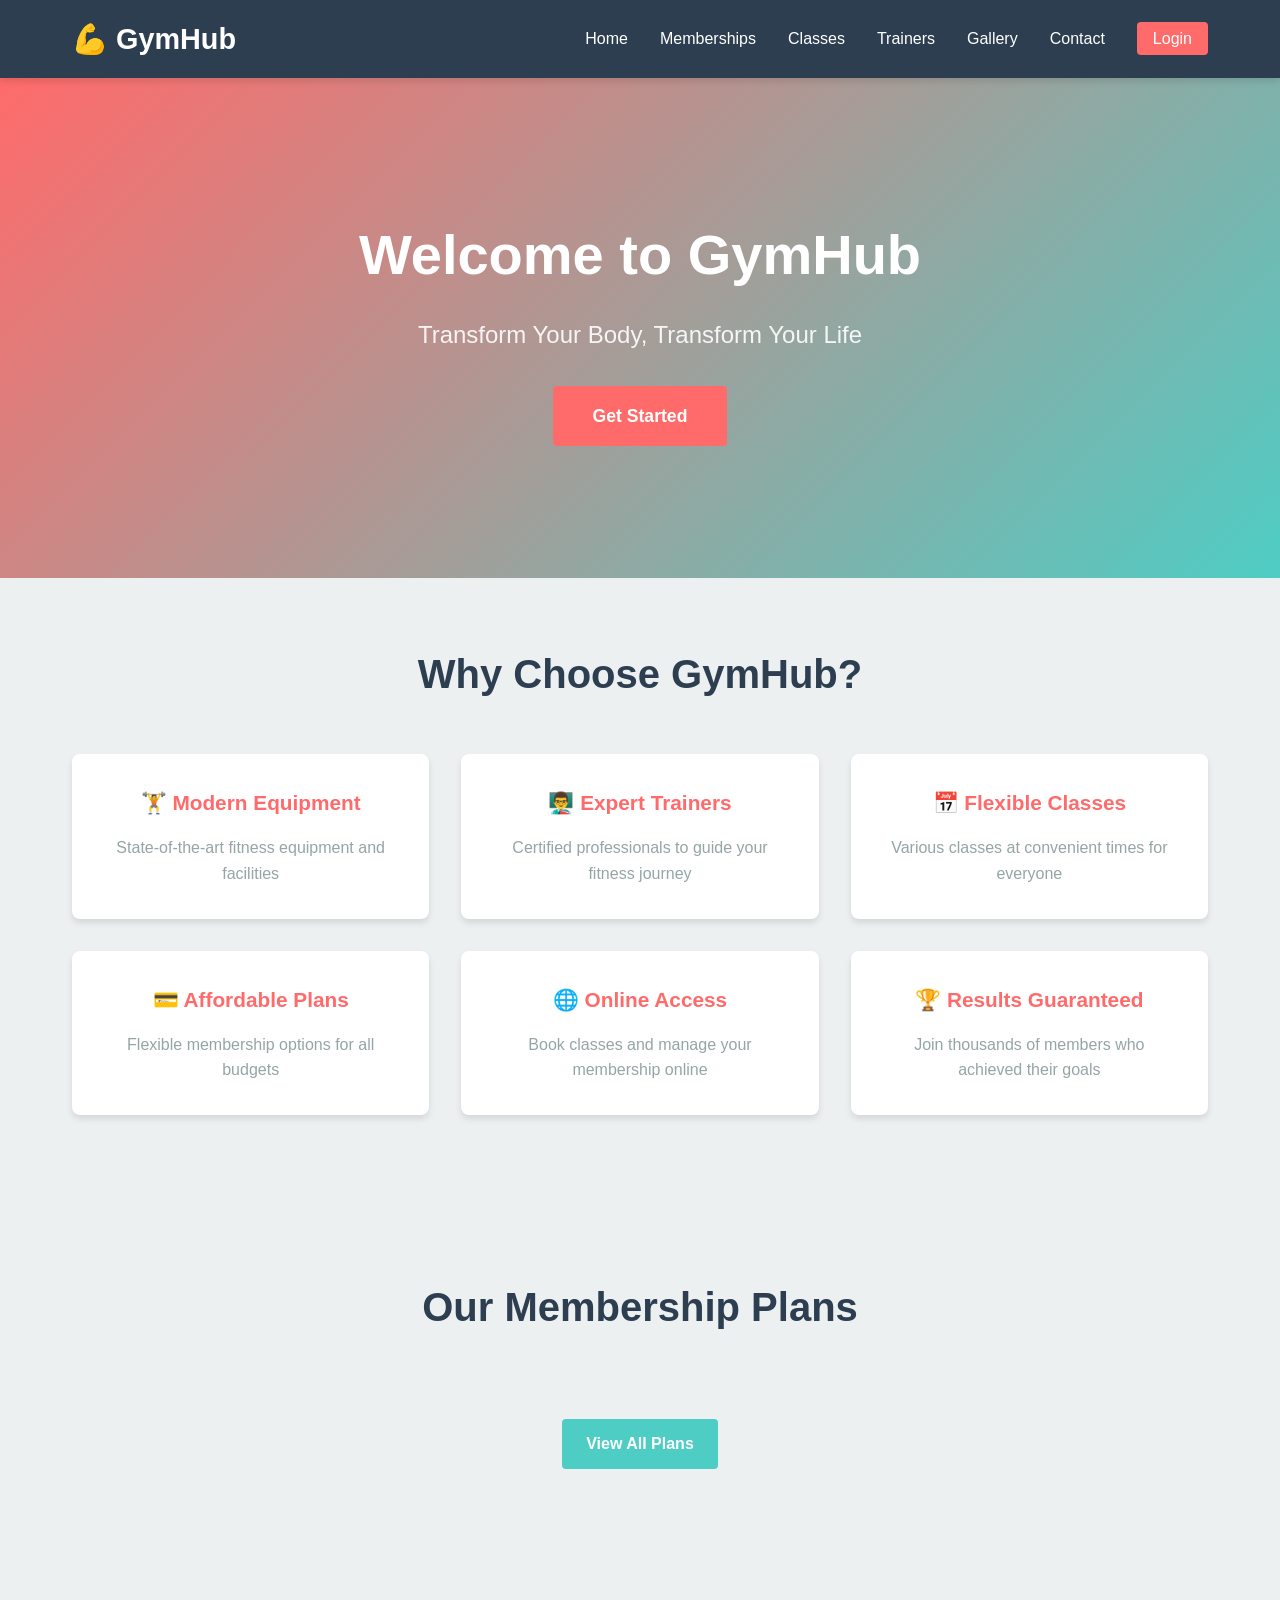
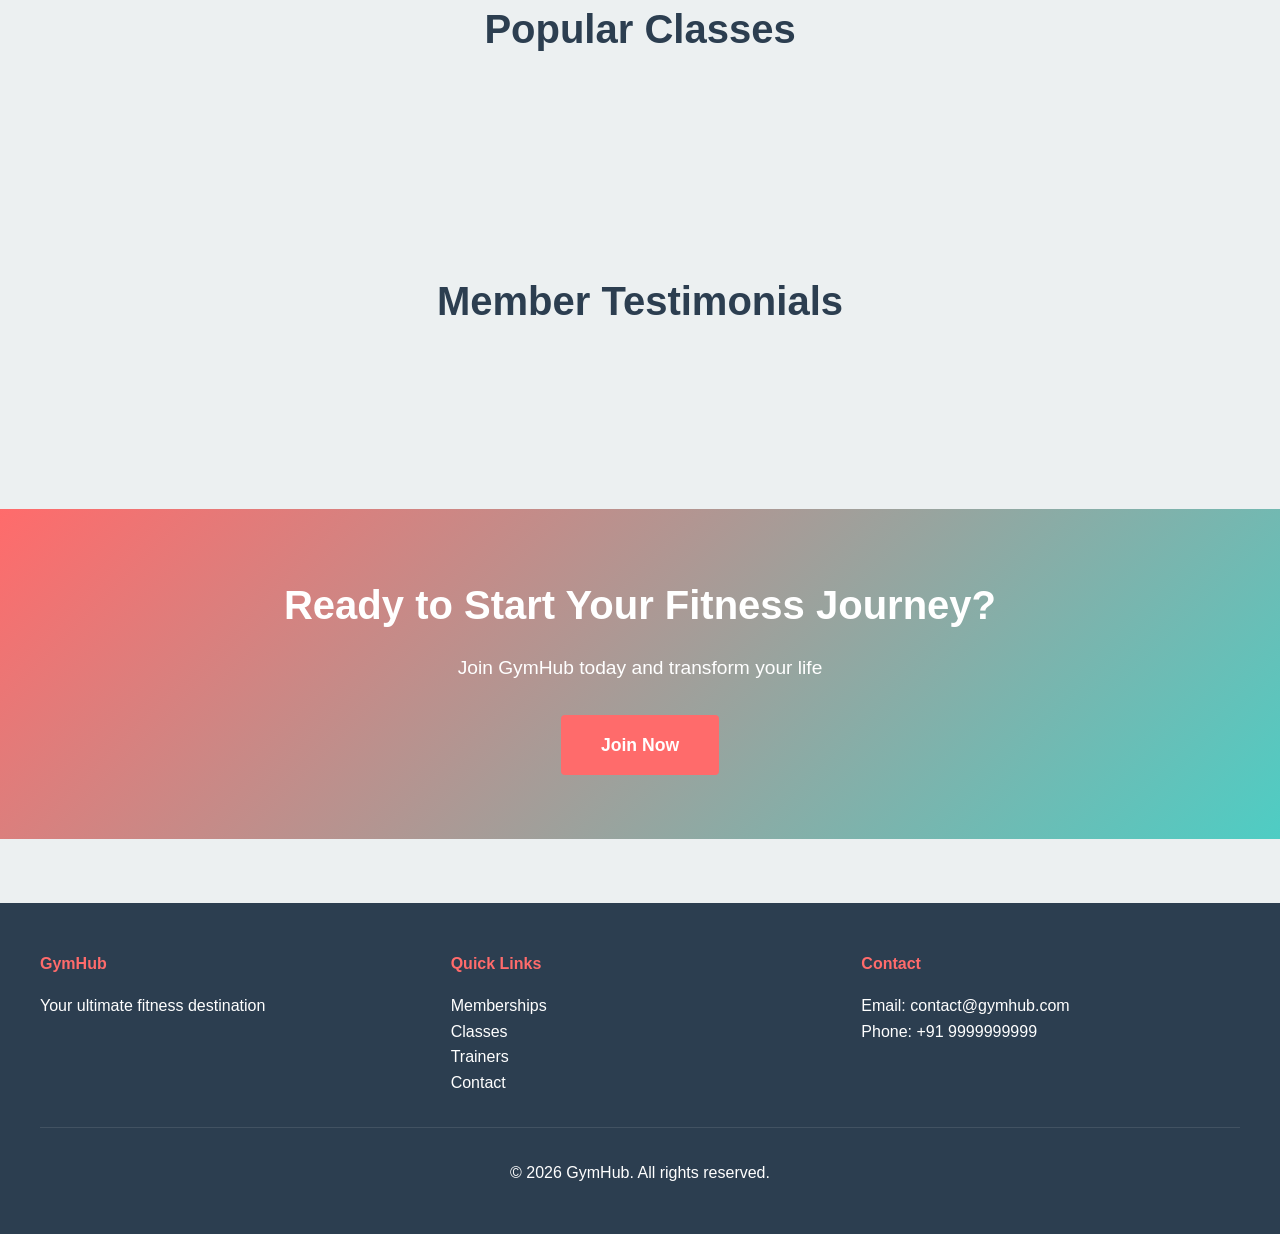
<file: frontend/index.html>
<!DOCTYPE html>
<html lang="en">
<head>
    <meta charset="UTF-8">
    <meta name="viewport" content="width=device-width, initial-scale=1.0">
    <title>GymHub - Your Fitness Destination</title>
    <link rel="stylesheet" href="css/style.css">
    <link rel="stylesheet" href="css/responsive.css">
    <link rel="stylesheet" href="css/animations.css">
</head>
<body>
    <!-- Navigation -->
    <nav class="navbar">
        <div class="nav-container">
            <div class="nav-logo">
                <h1>💪 GymHub</h1>
            </div>
            <ul class="nav-menu">
                <li><a href="index.html" class="nav-link">Home</a></li>
                <li><a href="pages/memberships.html" class="nav-link">Memberships</a></li>
                <li><a href="pages/classes.html" class="nav-link">Classes</a></li>
                <li><a href="pages/trainers.html" class="nav-link">Trainers</a></li>
                <li><a href="pages/gallery.html" class="nav-link">Gallery</a></li>
                <li><a href="pages/contact.html" class="nav-link">Contact</a></li>
                <li><a href="pages/login.html" class="nav-link btn-login">Login</a></li>
            </ul>
            <div class="hamburger" id="hamburger">
                <span></span>
                <span></span>
                <span></span>
            </div>
        </div>
    </nav>

    <!-- Hero Section -->
    <section class="hero">
        <div class="hero-content animate-fade-in">
            <h1>Welcome to GymHub</h1>
            <p>Transform Your Body, Transform Your Life</p>
            <a href="pages/memberships.html" class="btn btn-primary btn-large">Get Started</a>
        </div>
    </section>

    <!-- Features Section -->
    <section class="features container">
        <h2 class="section-title">Why Choose GymHub?</h2>
        <div class="features-grid">
            <div class="feature-card animate-slide-up">
                <h3>🏋️ Modern Equipment</h3>
                <p>State-of-the-art fitness equipment and facilities</p>
            </div>
            <div class="feature-card animate-slide-up">
                <h3>👨‍🏫 Expert Trainers</h3>
                <p>Certified professionals to guide your fitness journey</p>
            </div>
            <div class="feature-card animate-slide-up">
                <h3>📅 Flexible Classes</h3>
                <p>Various classes at convenient times for everyone</p>
            </div>
            <div class="feature-card animate-slide-up">
                <h3>💳 Affordable Plans</h3>
                <p>Flexible membership options for all budgets</p>
            </div>
            <div class="feature-card animate-slide-up">
                <h3>🌐 Online Access</h3>
                <p>Book classes and manage your membership online</p>
            </div>
            <div class="feature-card animate-slide-up">
                <h3>🏆 Results Guaranteed</h3>
                <p>Join thousands of members who achieved their goals</p>
            </div>
        </div>
    </section>

    <!-- Membership Section -->
    <section class="memberships-preview container">
        <h2 class="section-title">Our Membership Plans</h2>
        <div class="membership-cards" id="membershipCards">
            <!-- Loaded from API -->
        </div>
        <div style="text-align: center; margin-top: 2rem;">
            <a href="pages/memberships.html" class="btn btn-secondary">View All Plans</a>
        </div>
    </section>

    <!-- Classes Preview -->
    <section class="classes-preview container">
        <h2 class="section-title">Popular Classes</h2>
        <div class="classes-grid" id="classesGrid">
            <!-- Loaded from API -->
        </div>
    </section>

    <!-- Testimonials Section -->
    <section class="testimonials container">
        <h2 class="section-title">Member Testimonials</h2>
        <div class="testimonials-slider" id="testimonialsSlider">
            <!-- Loaded from API -->
        </div>
    </section>

    <!-- CTA Section -->
    <section class="cta">
        <h2>Ready to Start Your Fitness Journey?</h2>
        <p>Join GymHub today and transform your life</p>
        <a href="pages/memberships.html" class="btn btn-primary btn-large">Join Now</a>
    </section>

    <!-- Footer -->
    <footer class="footer">
        <div class="footer-content">
            <div class="footer-section">
                <h4>GymHub</h4>
                <p>Your ultimate fitness destination</p>
            </div>
            <div class="footer-section">
                <h4>Quick Links</h4>
                <ul>
                    <li><a href="pages/memberships.html">Memberships</a></li>
                    <li><a href="pages/classes.html">Classes</a></li>
                    <li><a href="pages/trainers.html">Trainers</a></li>
                    <li><a href="pages/contact.html">Contact</a></li>
                </ul>
            </div>
            <div class="footer-section">
                <h4>Contact</h4>
                <p>Email: contact@gymhub.com</p>
                <p>Phone: +91 9999999999</p>
            </div>
        </div>
        <div class="footer-bottom">
            <p>&copy; 2026 GymHub. All rights reserved.</p>
        </div>
    </footer>

    <script src="js/main.js"></script>
    <script>
        // Load memberships
        async function loadMemberships() {
            try {
                const response = await apiCall('/memberships', 'GET');
                if (response && response.memberships) {
                    const container = document.getElementById('membershipCards');
                    container.innerHTML = response.memberships.slice(0, 3).map(m => `
                        <div class="card animate-slide-up">
                            <h3>${m.name}</h3>
                            <p class="price">₹${m.price}/month</p>
                            <ul class="features-list">
                                ${m.features.slice(0, 3).map(f => `<li>✓ ${f}</li>`).join('')}
                            </ul>
                            <a href="pages/memberships.html" class="btn btn-secondary btn-small">View Details</a>
                        </div>
                    `).join('');
                }
            } catch (error) {
                console.error('Error loading memberships:', error);
            }
        }

        // Load classes
        async function loadClasses() {
            try {
                const response = await apiCall('/classes', 'GET');
                if (response && response.classes) {
                    const container = document.getElementById('classesGrid');
                    container.innerHTML = response.classes.slice(0, 3).map(c => `
                        <div class="card animate-slide-up">
                            <h3>${c.name}</h3>
                            <p><strong>Level:</strong> ${c.level}</p>
                            <p><strong>Duration:</strong> ${c.duration} min</p>
                            <p>${c.description}</p>
                            <a href="pages/classes.html" class="btn btn-secondary btn-small">Book Class</a>
                        </div>
                    `).join('');
                }
            } catch (error) {
                console.error('Error loading classes:', error);
            }
        }

        // Load testimonials
        async function loadTestimonials() {
            try {
                const response = await apiCall('/testimonials', 'GET');
                if (response && response.testimonials) {
                    const container = document.getElementById('testimonialsSlider');
                    container.innerHTML = response.testimonials.slice(0, 3).map(t => `
                        <div class="testimonial-card animate-slide-up">
                            <p class="rating">${'⭐'.repeat(t.rating)}</p>
                            <p>"${t.message}"</p>
                            <p class="author">- ${t.name}</p>
                        </div>
                    `).join('');
                }
            } catch (error) {
                console.error('Error loading testimonials:', error);
            }
        }

        // Load all on page load
        window.addEventListener('load', () => {
            loadMemberships();
            loadClasses();
            loadTestimonials();
        });
    </script>
</body>
</html>
</file>
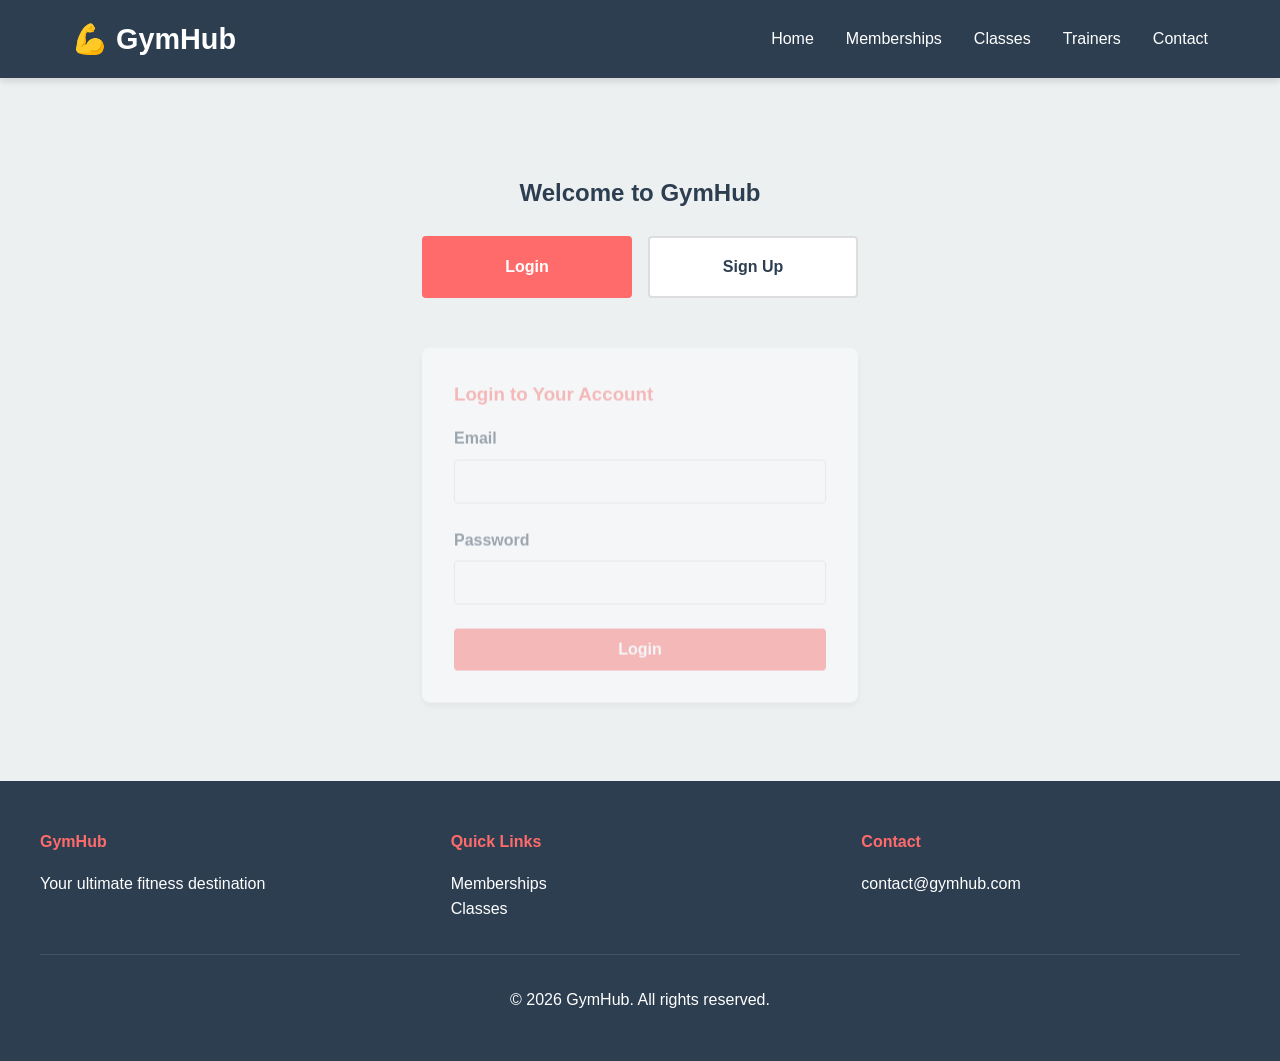
<file: frontend/pages/admin.html>
<!DOCTYPE html>
<html lang="en">
<head>
    <meta charset="UTF-8">
    <meta name="viewport" content="width=device-width, initial-scale=1.0">
    <title>Admin Dashboard - GymHub</title>
    <link rel="stylesheet" href="../css/style.css">
    <link rel="stylesheet" href="../css/responsive.css">
    <link rel="stylesheet" href="../css/animations.css">
    <style>
        .dashboard-container {
            display: grid;
            grid-template-columns: repeat(3, 1fr);
            gap: 2rem;
            margin-bottom: 3rem;
        }
        .stat-card {
            background: linear-gradient(135deg, var(--primary) 0%, var(--secondary) 100%);
            color: var(--white);
            padding: 2rem;
            border-radius: 8px;
            text-align: center;
        }
        .stat-card h3 {
            font-size: 2rem;
            margin-bottom: 0.5rem;
        }
        .tabs {
            display: flex;
            gap: 1rem;
            margin-bottom: 2rem;
            border-bottom: 2px solid #DDD;
        }
        .tab-button {
            padding: 1rem;
            border: none;
            background: none;
            cursor: pointer;
            font-weight: 600;
            color: var(--gray);
            transition: color 0.3s;
            border-bottom: 3px solid transparent;
            margin-bottom: -2px;
        }
        .tab-button.active {
            color: var(--primary);
            border-bottom-color: var(--primary);
        }
        .tab-content {
            display: none;
        }
        .tab-content.active {
            display: block;
        }
    </style>
</head>
<body>
    <!-- Navigation -->
    <nav class="navbar">
        <div class="nav-container">
            <div class="nav-logo">
                <h1>💪 GymHub Admin</h1>
            </div>
            <ul class="nav-menu">
                <li><a href="../index.html" class="nav-link">Home</a></li>
                <li><a href="#" class="nav-link" onclick="logout()">Logout</a></li>
            </ul>
            <div class="hamburger" id="hamburger">
                <span></span>
                <span></span>
                <span></span>
            </div>
        </div>
    </nav>

    <!-- Admin Container -->
    <div class="container" style="padding: 3rem 2rem;">
        <h1>Admin Dashboard</h1>
        
        <!-- Stats -->
        <div class="dashboard-container">
            <div class="stat-card">
                <h3 id="totalUsers">0</h3>
                <p>Total Users</p>
            </div>
            <div class="stat-card">
                <h3 id="totalBookings">0</h3>
                <p>Total Bookings</p>
            </div>
            <div class="stat-card">
                <h3 id="totalMessages">0</h3>
                <p>Contact Messages</p>
            </div>
        </div>

        <!-- Tabs -->
        <div class="tabs">
            <button class="tab-button active" data-tab="users">Users</button>
            <button class="tab-button" data-tab="messages">Messages</button>
        </div>

        <!-- Users Tab -->
        <div id="users" class="tab-content active card">
            <h2>Users</h2>
            <table class="table">
                <thead>
                    <tr>
                        <th>Name</th>
                        <th>Email</th>
                        <th>Phone</th>
                        <th>Role</th>
                    </tr>
                </thead>
                <tbody id="usersTable">
                    <!-- Loaded from API -->
                </tbody>
            </table>
        </div>

        <!-- Messages Tab -->
        <div id="messages" class="tab-content card">
            <h2>Contact Messages</h2>
            <table class="table">
                <thead>
                    <tr>
                        <th>Name</th>
                        <th>Email</th>
                        <th>Subject</th>
                        <th>Status</th>
                    </tr>
                </thead>
                <tbody id="messagesTable">
                    <!-- Loaded from API -->
                </tbody>
            </table>
        </div>
    </div>

    <!-- Footer -->
    <footer class="footer">
        <div class="footer-bottom">
            <p>&copy; 2026 GymHub. All rights reserved.</p>
        </div>
    </footer>

    <script src="../js/main.js"></script>
    <script>
        // Check admin access
        window.addEventListener('load', async () => {
            if (!isLoggedIn()) {
                window.location.href = 'login.html';
                return;
            }
            loadDashboard();
        });

        async function loadDashboard() {
            // Load stats
            const dashResponse = await apiCall('/admin/dashboard', 'GET');
            if (dashResponse) {
                document.getElementById('totalUsers').textContent = dashResponse.total_users;
                document.getElementById('totalBookings').textContent = dashResponse.total_bookings;
                document.getElementById('totalMessages').textContent = dashResponse.total_messages;
            }

            // Load users
            const usersResponse = await apiCall('/admin/users', 'GET');
            if (usersResponse && usersResponse.users) {
                const tbody = document.getElementById('usersTable');
                tbody.innerHTML = usersResponse.users.map(u => `
                    <tr>
                        <td>${u.name}</td>
                        <td>${u.email}</td>
                        <td>${u.phone}</td>
                        <td>${u.role}</td>
                    </tr>
                `).join('');
            }

            // Load messages
            const messagesResponse = await apiCall('/admin/messages', 'GET');
            if (messagesResponse && messagesResponse.messages) {
                const tbody = document.getElementById('messagesTable');
                tbody.innerHTML = messagesResponse.messages.map(m => `
                    <tr>
                        <td>${m.name}</td>
                        <td>${m.email}</td>
                        <td>${m.subject}</td>
                        <td>
                            <select onchange="updateMessageStatus('${m.id}', this.value)">
                                <option value="new" ${m.status === 'new' ? 'selected' : ''}>New</option>
                                <option value="replied" ${m.status === 'replied' ? 'selected' : ''}>Replied</option>
                                <option value="closed" ${m.status === 'closed' ? 'selected' : ''}>Closed</option>
                            </select>
                        </td>
                    </tr>
                `).join('');
            }
        }

        async function updateMessageStatus(messageId, status) {
            const response = await apiCall(`/admin/messages/${messageId}/status`, 'PUT', { status });
            if (response) {
                showAlert('Status updated', 'success');
            }
        }

        // Tab switching
        document.querySelectorAll('.tab-button').forEach(button => {
            button.addEventListener('click', () => {
                const tabName = button.dataset.tab;
                document.querySelectorAll('.tab-button').forEach(b => b.classList.remove('active'));
                document.querySelectorAll('.tab-content').forEach(c => c.classList.remove('active'));
                button.classList.add('active');
                document.getElementById(tabName).classList.add('active');
            });
        });
    </script>
</body>
</html>
</file>
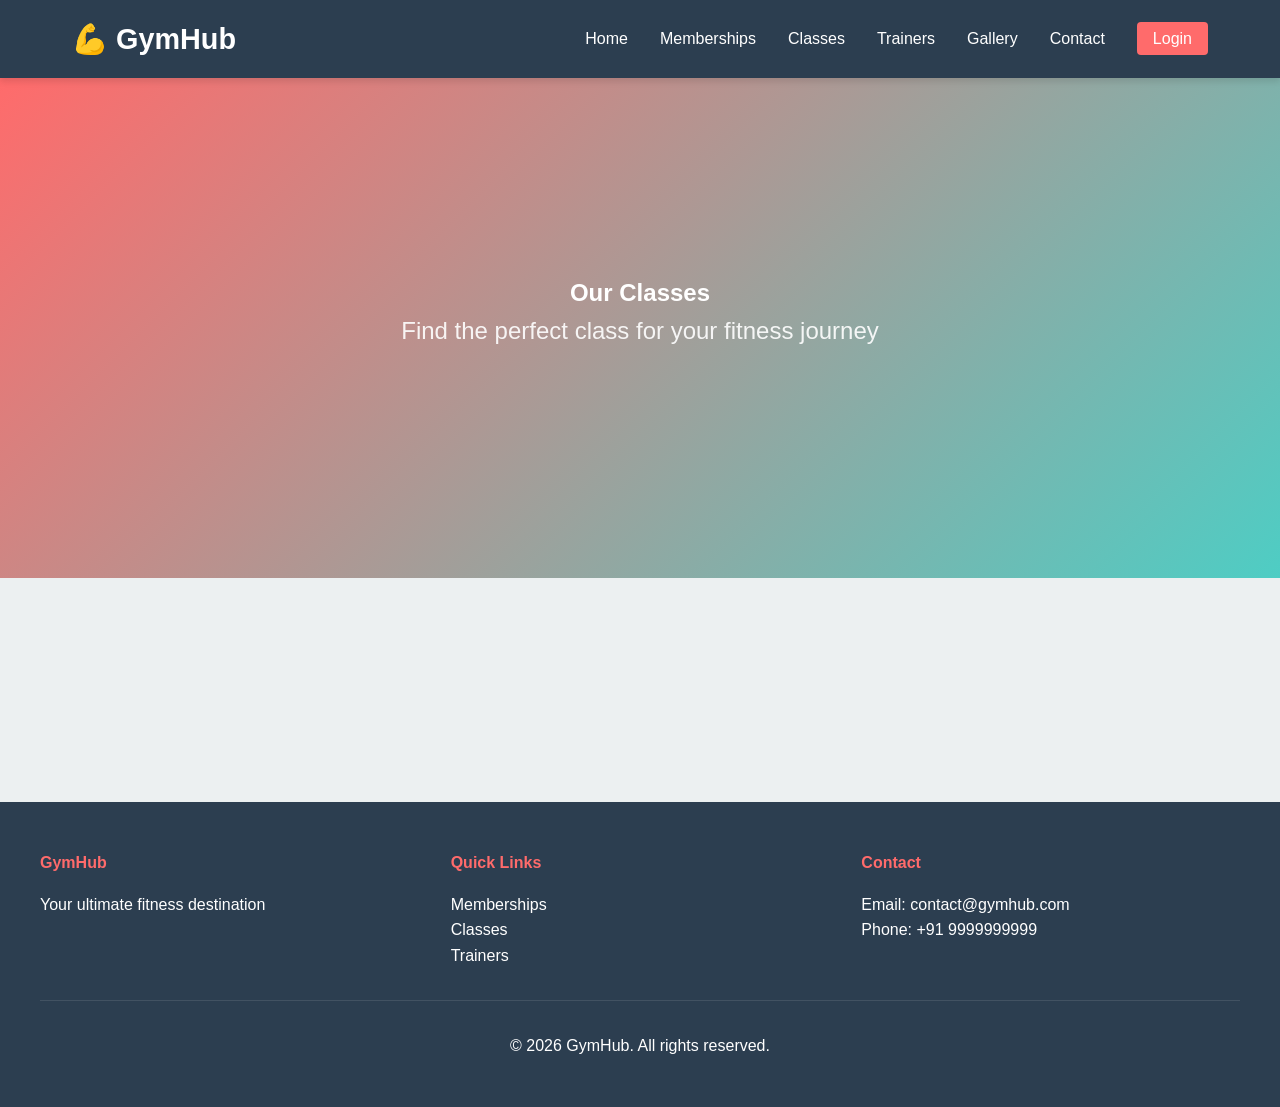
<file: frontend/pages/classes.html>
<!DOCTYPE html>
<html lang="en">
<head>
    <meta charset="UTF-8">
    <meta name="viewport" content="width=device-width, initial-scale=1.0">
    <title>Classes - GymHub</title>
    <link rel="stylesheet" href="../css/style.css">
    <link rel="stylesheet" href="../css/responsive.css">
    <link rel="stylesheet" href="../css/animations.css">
</head>
<body>
    <!-- Navigation -->
    <nav class="navbar">
        <div class="nav-container">
            <div class="nav-logo">
                <h1>💪 GymHub</h1>
            </div>
            <ul class="nav-menu">
                <li><a href="../index.html" class="nav-link">Home</a></li>
                <li><a href="memberships.html" class="nav-link">Memberships</a></li>
                <li><a href="classes.html" class="nav-link">Classes</a></li>
                <li><a href="trainers.html" class="nav-link">Trainers</a></li>
                <li><a href="gallery.html" class="nav-link">Gallery</a></li>
                <li><a href="contact.html" class="nav-link">Contact</a></li>
                <li><a href="login.html" class="nav-link btn-login">Login</a></li>
            </ul>
            <div class="hamburger" id="hamburger">
                <span></span>
                <span></span>
                <span></span>
            </div>
        </div>
    </nav>

    <!-- Hero Section -->
    <section class="hero">
        <div class="hero-content">
            <h2>Our Classes</h2>
            <p>Find the perfect class for your fitness journey</p>
        </div>
    </section>

    <!-- Classes Section -->
    <section class="container">
        <div class="classes-grid" id="classesGrid">
            <!-- Loaded from API -->
        </div>
    </section>

    <!-- Footer -->
    <footer class="footer">
        <div class="footer-content">
            <div class="footer-section">
                <h4>GymHub</h4>
                <p>Your ultimate fitness destination</p>
            </div>
            <div class="footer-section">
                <h4>Quick Links</h4>
                <ul>
                    <li><a href="memberships.html">Memberships</a></li>
                    <li><a href="classes.html">Classes</a></li>
                    <li><a href="trainers.html">Trainers</a></li>
                </ul>
            </div>
            <div class="footer-section">
                <h4>Contact</h4>
                <p>Email: contact@gymhub.com</p>
                <p>Phone: +91 9999999999</p>
            </div>
        </div>
        <div class="footer-bottom">
            <p>&copy; 2026 GymHub. All rights reserved.</p>
        </div>
    </footer>

    <script src="../js/main.js"></script>
    <script>
        async function loadClasses() {
            const response = await apiCall('/classes', 'GET');
            if (response && response.classes) {
                const container = document.getElementById('classesGrid');
                container.innerHTML = response.classes.map(c => `
                    <div class="card animate-slide-up">
                        <h3>${c.name}</h3>
                        <p>${c.description}</p>
                        <p><strong>Level:</strong> ${c.level}</p>
                        <p><strong>Duration:</strong> ${c.duration} minutes</p>
                        <p><strong>Capacity:</strong> ${c.capacity} members</p>
                        <button class="btn btn-primary" style="width: 100%;" onclick="bookClass('${c.id}')">Book Class</button>
                    </div>
                `).join('');
            }
        }

        function bookClass(classId) {
            if (!isLoggedIn()) {
                showAlert('Please login to book a class', 'error');
                window.location.href = 'login.html';
                return;
            }
            // Booking logic would go here
            showAlert('Class booked successfully!', 'success');
        }

        window.addEventListener('load', loadClasses);
    </script>
</body>
</html>
</file>
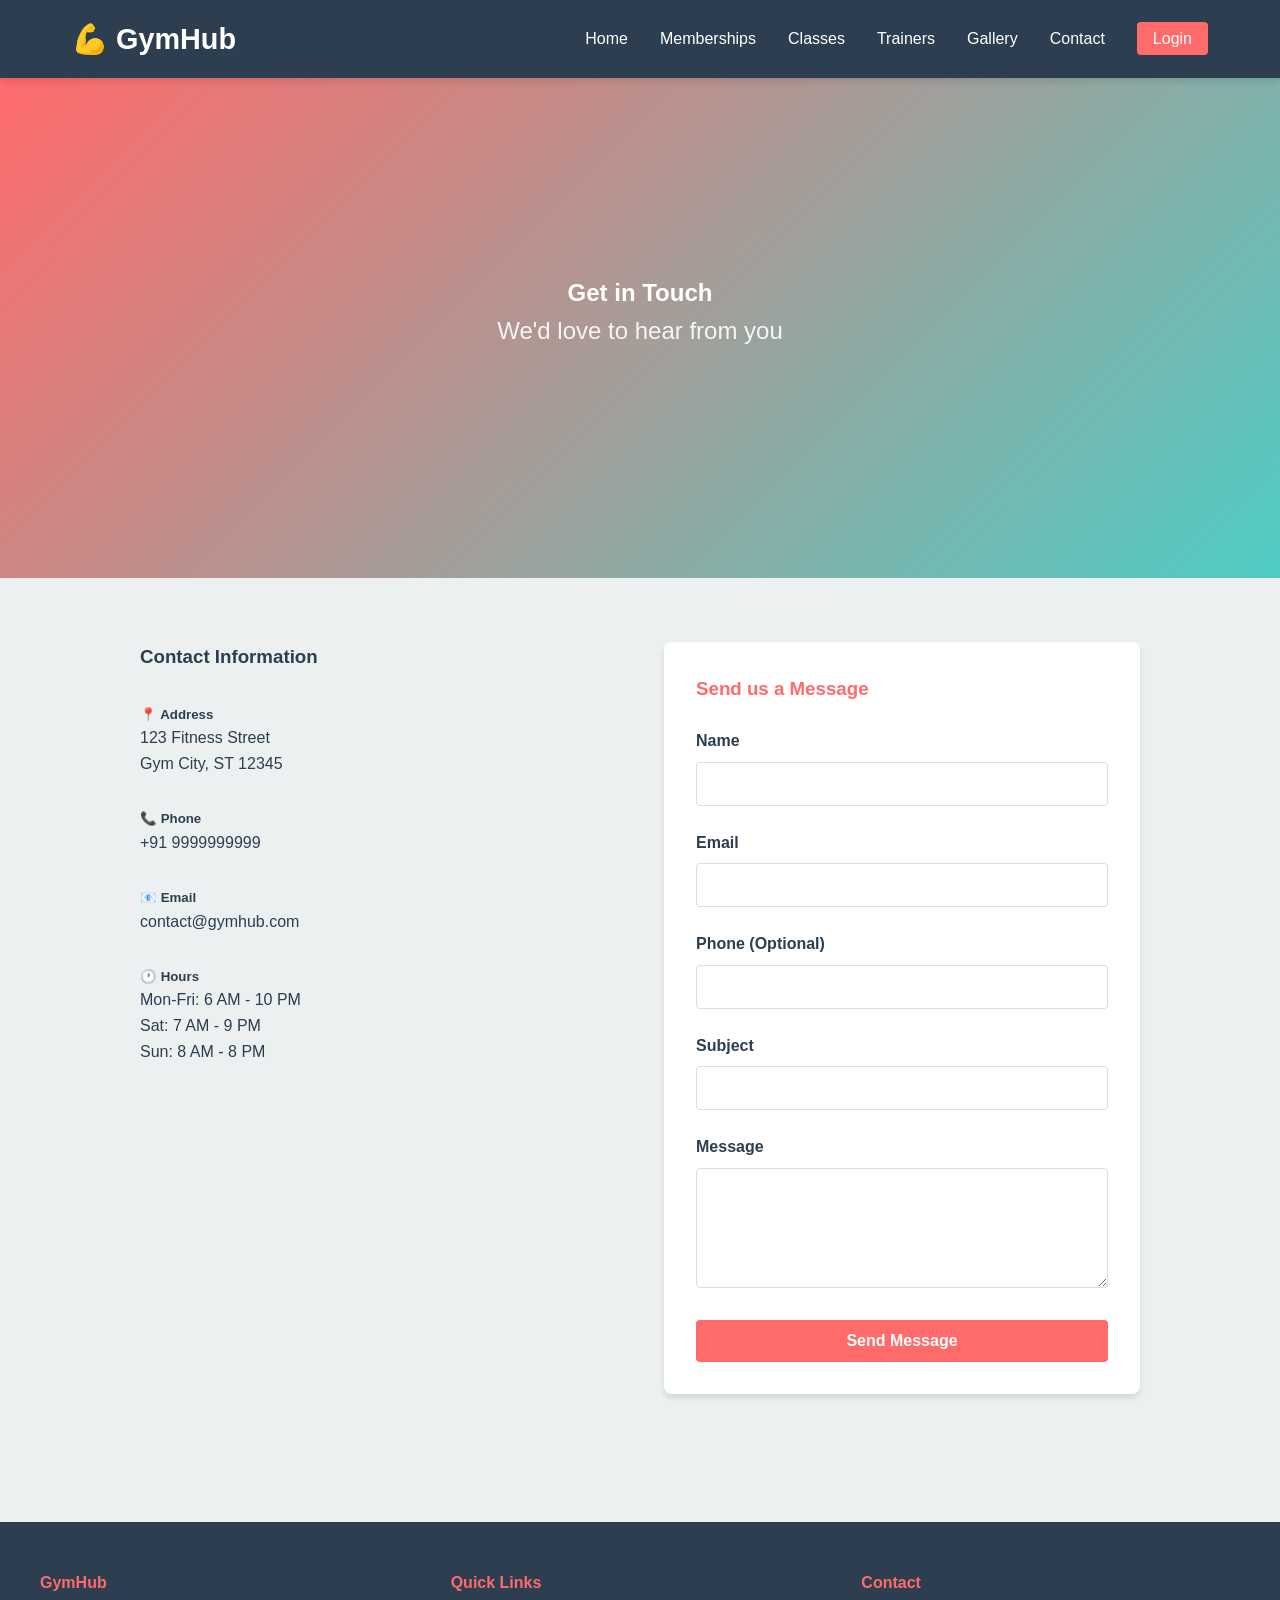
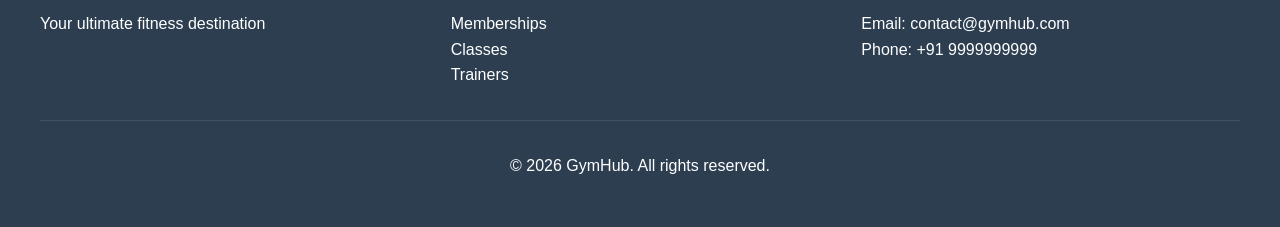
<file: frontend/pages/contact.html>
<!DOCTYPE html>
<html lang="en">
<head>
    <meta charset="UTF-8">
    <meta name="viewport" content="width=device-width, initial-scale=1.0">
    <title>Contact - GymHub</title>
    <link rel="stylesheet" href="../css/style.css">
    <link rel="stylesheet" href="../css/responsive.css">
    <link rel="stylesheet" href="../css/animations.css">
</head>
<body>
    <!-- Navigation -->
    <nav class="navbar">
        <div class="nav-container">
            <div class="nav-logo">
                <h1>💪 GymHub</h1>
            </div>
            <ul class="nav-menu">
                <li><a href="../index.html" class="nav-link">Home</a></li>
                <li><a href="memberships.html" class="nav-link">Memberships</a></li>
                <li><a href="classes.html" class="nav-link">Classes</a></li>
                <li><a href="trainers.html" class="nav-link">Trainers</a></li>
                <li><a href="gallery.html" class="nav-link">Gallery</a></li>
                <li><a href="contact.html" class="nav-link">Contact</a></li>
                <li><a href="login.html" class="nav-link btn-login">Login</a></li>
            </ul>
            <div class="hamburger" id="hamburger">
                <span></span>
                <span></span>
                <span></span>
            </div>
        </div>
    </nav>

    <!-- Hero Section -->
    <section class="hero">
        <div class="hero-content">
            <h2>Get in Touch</h2>
            <p>We'd love to hear from you</p>
        </div>
    </section>

    <!-- Contact Section -->
    <section class="container" style="padding: 4rem 2rem;">
        <div style="display: grid; grid-template-columns: 1fr 1fr; gap: 3rem; max-width: 1000px; margin: 0 auto;">
            <!-- Contact Information -->
            <div>
                <h3>Contact Information</h3>
                <div style="margin-top: 2rem;">
                    <div style="margin-bottom: 2rem;">
                        <h5>📍 Address</h5>
                        <p>123 Fitness Street<br>Gym City, ST 12345</p>
                    </div>
                    <div style="margin-bottom: 2rem;">
                        <h5>📞 Phone</h5>
                        <p>+91 9999999999</p>
                    </div>
                    <div style="margin-bottom: 2rem;">
                        <h5>📧 Email</h5>
                        <p>contact@gymhub.com</p>
                    </div>
                    <div style="margin-bottom: 2rem;">
                        <h5>🕐 Hours</h5>
                        <p>Mon-Fri: 6 AM - 10 PM<br>
                           Sat: 7 AM - 9 PM<br>
                           Sun: 8 AM - 8 PM</p>
                    </div>
                </div>
            </div>

            <!-- Contact Form -->
            <div class="card animate-slide-up">
                <h3>Send us a Message</h3>
                <form id="contactForm" style="margin-top: 1.5rem;">
                    <div class="form-group">
                        <label for="name">Name</label>
                        <input type="text" id="name" name="name" required>
                    </div>

                    <div class="form-group">
                        <label for="email">Email</label>
                        <input type="email" id="email" name="email" required>
                    </div>

                    <div class="form-group">
                        <label for="phone">Phone (Optional)</label>
                        <input type="tel" id="phone" name="phone">
                    </div>

                    <div class="form-group">
                        <label for="subject">Subject</label>
                        <input type="text" id="subject" name="subject" required>
                    </div>

                    <div class="form-group">
                        <label for="message">Message</label>
                        <textarea id="message" name="message" required></textarea>
                    </div>

                    <button type="submit" class="btn btn-primary" style="width: 100%;">Send Message</button>
                </form>
            </div>
        </div>
    </section>

    <!-- Footer -->
    <footer class="footer">
        <div class="footer-content">
            <div class="footer-section">
                <h4>GymHub</h4>
                <p>Your ultimate fitness destination</p>
            </div>
            <div class="footer-section">
                <h4>Quick Links</h4>
                <ul>
                    <li><a href="memberships.html">Memberships</a></li>
                    <li><a href="classes.html">Classes</a></li>
                    <li><a href="trainers.html">Trainers</a></li>
                </ul>
            </div>
            <div class="footer-section">
                <h4>Contact</h4>
                <p>Email: contact@gymhub.com</p>
                <p>Phone: +91 9999999999</p>
            </div>
        </div>
        <div class="footer-bottom">
            <p>&copy; 2026 GymHub. All rights reserved.</p>
        </div>
    </footer>

    <script src="../js/main.js"></script>
    <script>
        document.getElementById('contactForm').addEventListener('submit', async (e) => {
            e.preventDefault();

            const formData = {
                name: document.getElementById('name').value,
                email: document.getElementById('email').value,
                phone: document.getElementById('phone').value,
                subject: document.getElementById('subject').value,
                message: document.getElementById('message').value
            };

            const response = await apiCall('/contact', 'POST', formData);

            if (response && response.message) {
                showAlert('Message sent successfully! We will get back to you soon.', 'success');
                document.getElementById('contactForm').reset();
            } else {
                showAlert('Failed to send message. Please try again.', 'error');
            }
        });
    </script>
</body>
</html>
</file>
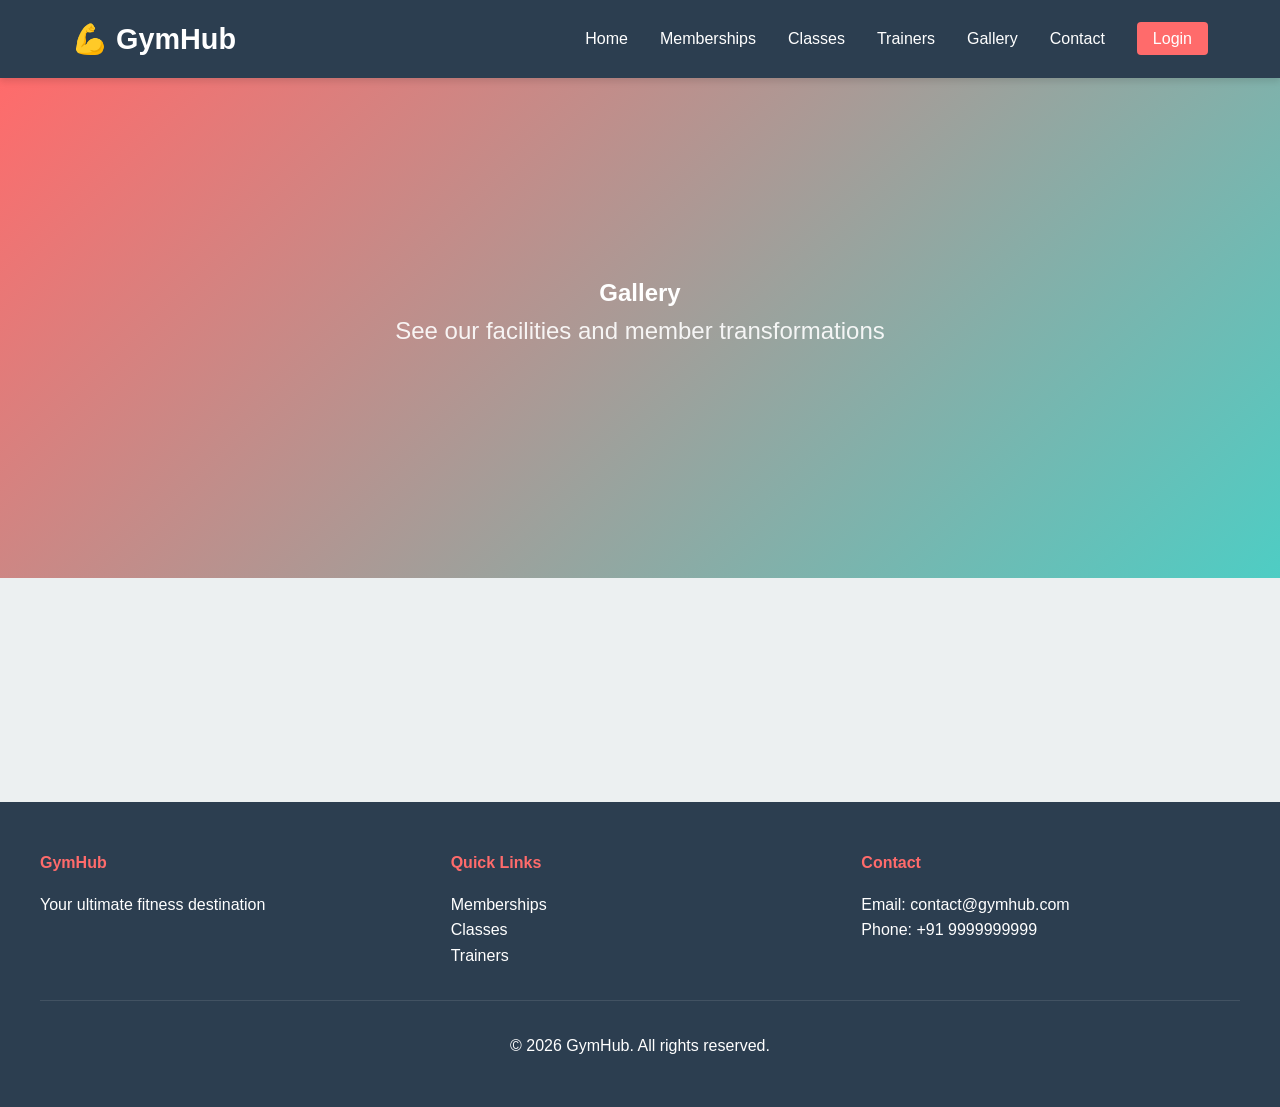
<file: frontend/pages/gallery.html>
<!DOCTYPE html>
<html lang="en">
<head>
    <meta charset="UTF-8">
    <meta name="viewport" content="width=device-width, initial-scale=1.0">
    <title>Gallery - GymHub</title>
    <link rel="stylesheet" href="../css/style.css">
    <link rel="stylesheet" href="../css/responsive.css">
    <link rel="stylesheet" href="../css/animations.css">
    <style>
        .gallery-grid {
            display: grid;
            grid-template-columns: repeat(3, 1fr);
            gap: 2rem;
            margin-bottom: 2rem;
        }
        .gallery-item {
            position: relative;
            overflow: hidden;
            border-radius: 8px;
            box-shadow: 0 4px 6px rgba(0, 0, 0, 0.1);
            cursor: pointer;
            transition: transform 0.3s;
        }
        .gallery-item:hover {
            transform: scale(1.05);
        }
        .gallery-item img {
            width: 100%;
            height: 300px;
            object-fit: cover;
            display: block;
        }
        .gallery-item-info {
            position: absolute;
            bottom: 0;
            left: 0;
            right: 0;
            background: linear-gradient(to top, rgba(0,0,0,0.8), transparent);
            padding: 1rem;
            color: white;
            transform: translateY(100%);
            transition: transform 0.3s;
        }
        .gallery-item:hover .gallery-item-info {
            transform: translateY(0);
        }
    </style>
</head>
<body>
    <!-- Navigation -->
    <nav class="navbar">
        <div class="nav-container">
            <div class="nav-logo">
                <h1>💪 GymHub</h1>
            </div>
            <ul class="nav-menu">
                <li><a href="../index.html" class="nav-link">Home</a></li>
                <li><a href="memberships.html" class="nav-link">Memberships</a></li>
                <li><a href="classes.html" class="nav-link">Classes</a></li>
                <li><a href="trainers.html" class="nav-link">Trainers</a></li>
                <li><a href="gallery.html" class="nav-link">Gallery</a></li>
                <li><a href="contact.html" class="nav-link">Contact</a></li>
                <li><a href="login.html" class="nav-link btn-login">Login</a></li>
            </ul>
            <div class="hamburger" id="hamburger">
                <span></span>
                <span></span>
                <span></span>
            </div>
        </div>
    </nav>

    <!-- Hero Section -->
    <section class="hero">
        <div class="hero-content">
            <h2>Gallery</h2>
            <p>See our facilities and member transformations</p>
        </div>
    </section>

    <!-- Gallery Section -->
    <section class="container">
        <div class="gallery-grid" id="galleryGrid">
            <!-- Loaded from API -->
        </div>
    </section>

    <!-- Footer -->
    <footer class="footer">
        <div class="footer-content">
            <div class="footer-section">
                <h4>GymHub</h4>
                <p>Your ultimate fitness destination</p>
            </div>
            <div class="footer-section">
                <h4>Quick Links</h4>
                <ul>
                    <li><a href="memberships.html">Memberships</a></li>
                    <li><a href="classes.html">Classes</a></li>
                    <li><a href="trainers.html">Trainers</a></li>
                </ul>
            </div>
            <div class="footer-section">
                <h4>Contact</h4>
                <p>Email: contact@gymhub.com</p>
                <p>Phone: +91 9999999999</p>
            </div>
        </div>
        <div class="footer-bottom">
            <p>&copy; 2026 GymHub. All rights reserved.</p>
        </div>
    </footer>

    <script src="../js/main.js"></script>
    <script>
        async function loadGallery() {
            const response = await apiCall('/gallery', 'GET');
            if (response && response.images) {
                const container = document.getElementById('galleryGrid');
                container.innerHTML = response.images.map(img => `
                    <div class="gallery-item animate-slide-up">
                        <img src="${img.url}" alt="${img.title}">
                        <div class="gallery-item-info">
                            <h4>${img.title}</h4>
                            <p>${img.description}</p>
                        </div>
                    </div>
                `).join('');
            }
        }

        window.addEventListener('load', loadGallery);
    </script>
</body>
</html>
</file>
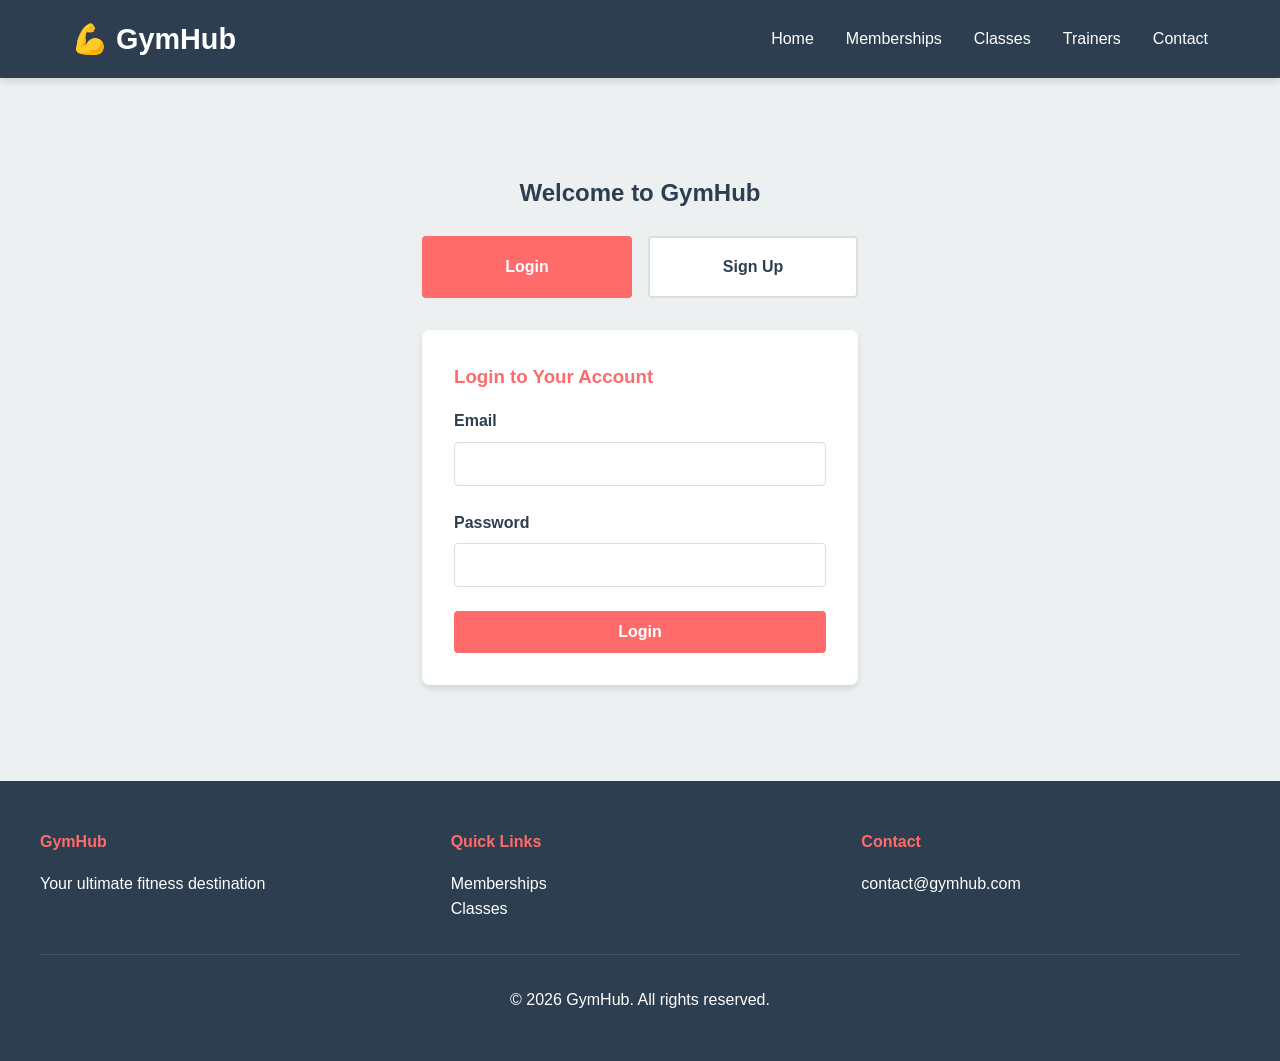
<file: frontend/pages/login.html>
<!DOCTYPE html>
<html lang="en">
<head>
    <meta charset="UTF-8">
    <meta name="viewport" content="width=device-width, initial-scale=1.0">
    <title>Login - GymHub</title>
    <link rel="stylesheet" href="../css/style.css">
    <link rel="stylesheet" href="../css/responsive.css">
    <link rel="stylesheet" href="../css/animations.css">
    <style>
        .auth-container {
            max-width: 500px;
            margin: 4rem auto;
            padding: 2rem;
        }
        .auth-tabs {
            display: flex;
            gap: 1rem;
            margin-bottom: 2rem;
        }
        .auth-tab {
            flex: 1;
            padding: 1rem;
            text-align: center;
            border: 2px solid #DDD;
            cursor: pointer;
            border-radius: 4px;
            background-color: var(--white);
            transition: all 0.3s;
            font-weight: 600;
        }
        .auth-tab.active {
            border-color: var(--primary);
            background-color: var(--primary);
            color: var(--white);
        }
        .auth-form {
            display: none;
        }
        .auth-form.active {
            display: block;
            animation: slideUp 0.3s ease-out;
        }
    </style>
</head>
<body>
    <!-- Navigation -->
    <nav class="navbar">
        <div class="nav-container">
            <div class="nav-logo">
                <h1>💪 GymHub</h1>
            </div>
            <ul class="nav-menu">
                <li><a href="../index.html" class="nav-link">Home</a></li>
                <li><a href="memberships.html" class="nav-link">Memberships</a></li>
                <li><a href="classes.html" class="nav-link">Classes</a></li>
                <li><a href="trainers.html" class="nav-link">Trainers</a></li>
                <li><a href="contact.html" class="nav-link">Contact</a></li>
            </ul>
            <div class="hamburger" id="hamburger">
                <span></span>
                <span></span>
                <span></span>
            </div>
        </div>
    </nav>

    <!-- Auth Container -->
    <div class="auth-container">
        <h2 style="text-align: center; margin-bottom: 1.5rem;">Welcome to GymHub</h2>

        <div class="auth-tabs">
            <div class="auth-tab active" data-tab="login">Login</div>
            <div class="auth-tab" data-tab="signup">Sign Up</div>
        </div>

        <!-- Login Form -->
        <form id="loginForm" class="auth-form active card">
            <h3>Login to Your Account</h3>
            <div class="form-group">
                <label for="loginEmail">Email</label>
                <input type="email" id="loginEmail" name="email" required>
            </div>
            <div class="form-group">
                <label for="loginPassword">Password</label>
                <input type="password" id="loginPassword" name="password" required>
            </div>
            <button type="submit" class="btn btn-primary" style="width: 100%;">Login</button>
        </form>

        <!-- Signup Form -->
        <form id="signupForm" class="auth-form card">
            <h3>Create Your Account</h3>
            <div class="form-group">
                <label for="signupName">Full Name</label>
                <input type="text" id="signupName" name="name" required>
            </div>
            <div class="form-group">
                <label for="signupEmail">Email</label>
                <input type="email" id="signupEmail" name="email" required>
            </div>
            <div class="form-group">
                <label for="signupPhone">Phone</label>
                <input type="tel" id="signupPhone" name="phone" required>
            </div>
            <div class="form-group">
                <label for="signupPassword">Password</label>
                <input type="password" id="signupPassword" name="password" required>
            </div>
            <button type="submit" class="btn btn-primary" style="width: 100%;">Sign Up</button>
        </form>
    </div>

    <!-- Footer -->
    <footer class="footer">
        <div class="footer-content">
            <div class="footer-section">
                <h4>GymHub</h4>
                <p>Your ultimate fitness destination</p>
            </div>
            <div class="footer-section">
                <h4>Quick Links</h4>
                <ul>
                    <li><a href="memberships.html">Memberships</a></li>
                    <li><a href="classes.html">Classes</a></li>
                </ul>
            </div>
            <div class="footer-section">
                <h4>Contact</h4>
                <p>contact@gymhub.com</p>
            </div>
        </div>
        <div class="footer-bottom">
            <p>&copy; 2026 GymHub. All rights reserved.</p>
        </div>
    </footer>

    <script src="../js/main.js"></script>
    <script>
        // Tab switching
        document.querySelectorAll('.auth-tab').forEach(tab => {
            tab.addEventListener('click', () => {
                const tabName = tab.dataset.tab;
                document.querySelectorAll('.auth-tab').forEach(t => t.classList.remove('active'));
                document.querySelectorAll('.auth-form').forEach(f => f.classList.remove('active'));
                tab.classList.add('active');
                document.getElementById(`${tabName}Form`).classList.add('active');
            });
        });

        // Login form
        document.getElementById('loginForm').addEventListener('submit', async (e) => {
            e.preventDefault();
            const email = document.getElementById('loginEmail').value;
            const password = document.getElementById('loginPassword').value;

            const response = await login(email, password);
            if (response && response.access_token) {
                localStorage.setItem('authToken', response.access_token);
                localStorage.setItem('userId', response.user_id);
                showAlert('Login successful! Redirecting...', 'success');
                setTimeout(() => {
                    window.location.href = '../index.html';
                }, 1500);
            } else {
                showAlert('Login failed. Please check your credentials.', 'error');
            }
        });

        // Signup form
        document.getElementById('signupForm').addEventListener('submit', async (e) => {
            e.preventDefault();
            const name = document.getElementById('signupName').value;
            const email = document.getElementById('signupEmail').value;
            const phone = document.getElementById('signupPhone').value;
            const password = document.getElementById('signupPassword').value;

            const response = await signup(name, email, password, phone);
            if (response && response.access_token) {
                localStorage.setItem('authToken', response.access_token);
                localStorage.setItem('userId', response.user_id);
                showAlert('Signup successful! Redirecting...', 'success');
                setTimeout(() => {
                    window.location.href = '../index.html';
                }, 1500);
            } else {
                showAlert('Signup failed. Please try again.', 'error');
            }
        });
    </script>
</body>
</html>
</file>
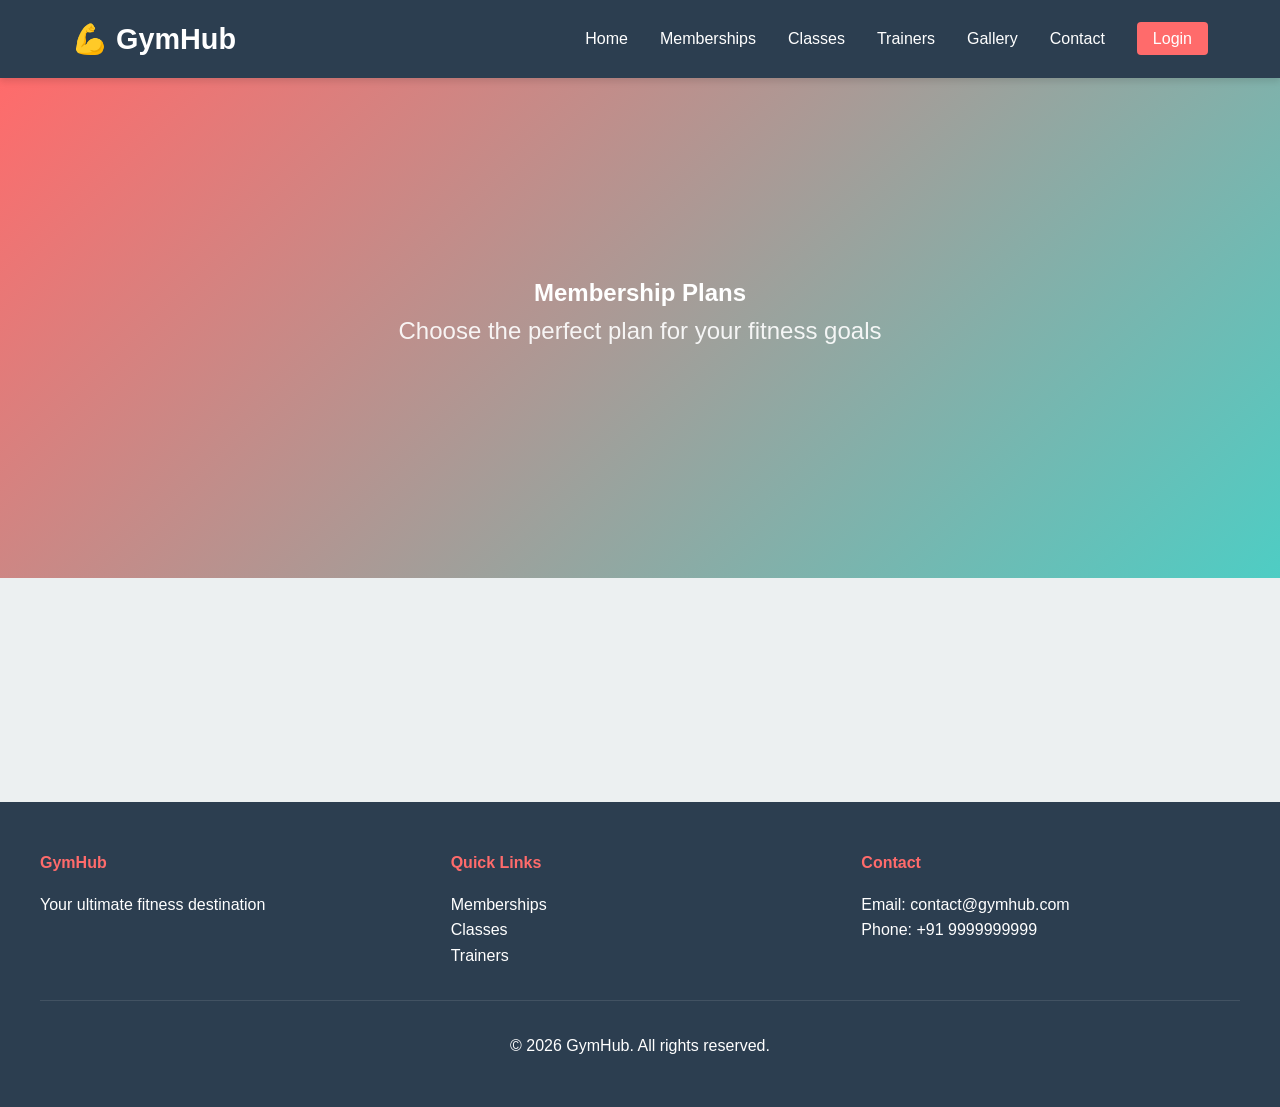
<file: frontend/pages/memberships.html>
<!DOCTYPE html>
<html lang="en">
<head>
    <meta charset="UTF-8">
    <meta name="viewport" content="width=device-width, initial-scale=1.0">
    <title>Memberships - GymHub</title>
    <link rel="stylesheet" href="../css/style.css">
    <link rel="stylesheet" href="../css/responsive.css">
    <link rel="stylesheet" href="../css/animations.css">
</head>
<body>
    <!-- Navigation -->
    <nav class="navbar">
        <div class="nav-container">
            <div class="nav-logo">
                <h1>💪 GymHub</h1>
            </div>
            <ul class="nav-menu">
                <li><a href="../index.html" class="nav-link">Home</a></li>
                <li><a href="memberships.html" class="nav-link">Memberships</a></li>
                <li><a href="classes.html" class="nav-link">Classes</a></li>
                <li><a href="trainers.html" class="nav-link">Trainers</a></li>
                <li><a href="gallery.html" class="nav-link">Gallery</a></li>
                <li><a href="contact.html" class="nav-link">Contact</a></li>
                <li><a href="login.html" class="nav-link btn-login">Login</a></li>
            </ul>
            <div class="hamburger" id="hamburger">
                <span></span>
                <span></span>
                <span></span>
            </div>
        </div>
    </nav>

    <!-- Hero Section -->
    <section class="hero">
        <div class="hero-content">
            <h2>Membership Plans</h2>
            <p>Choose the perfect plan for your fitness goals</p>
        </div>
    </section>

    <!-- Memberships Section -->
    <section class="container">
        <div class="membership-cards" id="membershipCards">
            <!-- Loaded from API -->
        </div>
    </section>

    <!-- Footer -->
    <footer class="footer">
        <div class="footer-content">
            <div class="footer-section">
                <h4>GymHub</h4>
                <p>Your ultimate fitness destination</p>
            </div>
            <div class="footer-section">
                <h4>Quick Links</h4>
                <ul>
                    <li><a href="memberships.html">Memberships</a></li>
                    <li><a href="classes.html">Classes</a></li>
                    <li><a href="trainers.html">Trainers</a></li>
                </ul>
            </div>
            <div class="footer-section">
                <h4>Contact</h4>
                <p>Email: contact@gymhub.com</p>
                <p>Phone: +91 9999999999</p>
            </div>
        </div>
        <div class="footer-bottom">
            <p>&copy; 2026 GymHub. All rights reserved.</p>
        </div>
    </footer>

    <script src="../js/main.js"></script>
    <script>
        async function loadMemberships() {
            const response = await apiCall('/memberships', 'GET');
            if (response && response.memberships) {
                const container = document.getElementById('membershipCards');
                container.innerHTML = response.memberships.map(m => `
                    <div class="card animate-slide-up">
                        <h3>${m.name}</h3>
                        <p class="price">₹${m.price}/month</p>
                        <p><strong>${m.duration} Months</strong></p>
                        <ul class="features-list">
                            ${m.features.map(f => `<li>✓ ${f}</li>`).join('')}
                        </ul>
                        <button class="btn btn-primary" style="width: 100%;" onclick="subscribePlan('${m.id}')">Subscribe Now</button>
                    </div>
                `).join('');
            }
        }

        function subscribePlan(membershipId) {
            if (!isLoggedIn()) {
                showAlert('Please login to subscribe', 'error');
                window.location.href = 'login.html';
                return;
            }
            // Subscribe logic would go here
            showAlert('Subscription successful!', 'success');
        }

        window.addEventListener('load', loadMemberships);
    </script>
</body>
</html>
</file>
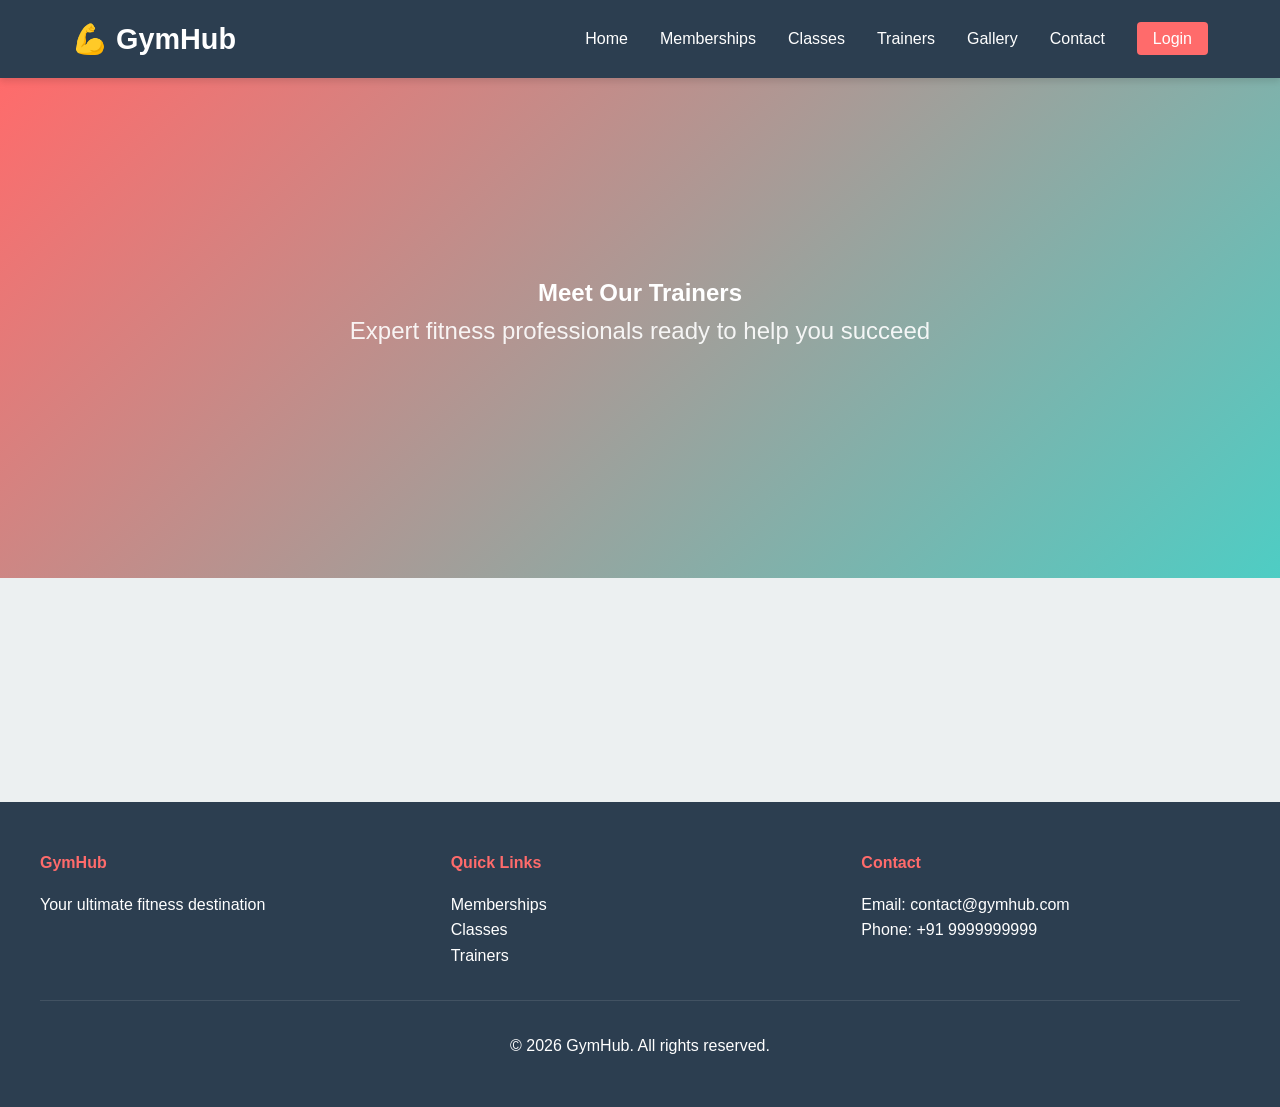
<file: frontend/pages/trainers.html>
<!DOCTYPE html>
<html lang="en">
<head>
    <meta charset="UTF-8">
    <meta name="viewport" content="width=device-width, initial-scale=1.0">
    <title>Trainers - GymHub</title>
    <link rel="stylesheet" href="../css/style.css">
    <link rel="stylesheet" href="../css/responsive.css">
    <link rel="stylesheet" href="../css/animations.css">
</head>
<body>
    <!-- Navigation -->
    <nav class="navbar">
        <div class="nav-container">
            <div class="nav-logo">
                <h1>💪 GymHub</h1>
            </div>
            <ul class="nav-menu">
                <li><a href="../index.html" class="nav-link">Home</a></li>
                <li><a href="memberships.html" class="nav-link">Memberships</a></li>
                <li><a href="classes.html" class="nav-link">Classes</a></li>
                <li><a href="trainers.html" class="nav-link">Trainers</a></li>
                <li><a href="gallery.html" class="nav-link">Gallery</a></li>
                <li><a href="contact.html" class="nav-link">Contact</a></li>
                <li><a href="login.html" class="nav-link btn-login">Login</a></li>
            </ul>
            <div class="hamburger" id="hamburger">
                <span></span>
                <span></span>
                <span></span>
            </div>
        </div>
    </nav>

    <!-- Hero Section -->
    <section class="hero">
        <div class="hero-content">
            <h2>Meet Our Trainers</h2>
            <p>Expert fitness professionals ready to help you succeed</p>
        </div>
    </section>

    <!-- Trainers Section -->
    <section class="container">
        <div class="classes-grid" id="trainersGrid">
            <!-- Loaded from API -->
        </div>
    </section>

    <!-- Footer -->
    <footer class="footer">
        <div class="footer-content">
            <div class="footer-section">
                <h4>GymHub</h4>
                <p>Your ultimate fitness destination</p>
            </div>
            <div class="footer-section">
                <h4>Quick Links</h4>
                <ul>
                    <li><a href="memberships.html">Memberships</a></li>
                    <li><a href="classes.html">Classes</a></li>
                    <li><a href="trainers.html">Trainers</a></li>
                </ul>
            </div>
            <div class="footer-section">
                <h4>Contact</h4>
                <p>Email: contact@gymhub.com</p>
                <p>Phone: +91 9999999999</p>
            </div>
        </div>
        <div class="footer-bottom">
            <p>&copy; 2026 GymHub. All rights reserved.</p>
        </div>
    </footer>

    <script src="../js/main.js"></script>
    <script>
        async function loadTrainers() {
            const response = await apiCall('/trainers', 'GET');
            if (response && response.trainers) {
                const container = document.getElementById('trainersGrid');
                container.innerHTML = response.trainers.map(t => `
                    <div class="card animate-slide-up">
                        ${t.image_url ? `<img src="${t.image_url}" alt="${t.name}" style="width: 100%; height: 200px; object-fit: cover; border-radius: 4px; margin-bottom: 1rem;">` : ''}
                        <h3>${t.name}</h3>
                        <p><strong>Specialty:</strong> ${t.specialty}</p>
                        <p><strong>Experience:</strong> ${t.experience} years</p>
                        <p>${t.bio}</p>
                    </div>
                `).join('');
            }
        }

        window.addEventListener('load', loadTrainers);
    </script>
</body>
</html>
</file>
<file: frontend/css/style.css>
:root {
    --primary: #FF6B6B;
    --secondary: #4ECDC4;
    --dark: #2C3E50;
    --light: #ECF0F1;
    --gray: #95A5A6;
    --white: #FFFFFF;
    --shadow: 0 4px 6px rgba(0, 0, 0, 0.1);
}

* {
    margin: 0;
    padding: 0;
    box-sizing: border-box;
}

body {
    font-family: 'Segoe UI', Tahoma, Geneva, Verdana, sans-serif;
    color: var(--dark);
    background-color: var(--light);
    line-height: 1.6;
}

/* Navigation */
.navbar {
    background-color: var(--dark);
    color: var(--white);
    padding: 1rem 0;
    position: sticky;
    top: 0;
    z-index: 100;
    box-shadow: var(--shadow);
}

.nav-container {
    max-width: 1200px;
    margin: 0 auto;
    display: flex;
    justify-content: space-between;
    align-items: center;
    padding: 0 2rem;
}

.nav-logo h1 {
    font-size: 1.8rem;
    cursor: pointer;
}

.nav-menu {
    display: flex;
    list-style: none;
    gap: 2rem;
    align-items: center;
}

.nav-link {
    color: var(--white);
    text-decoration: none;
    transition: color 0.3s;
    font-weight: 500;
}

.nav-link:hover {
    color: var(--primary);
}

.btn-login {
    background-color: var(--primary);
    padding: 0.5rem 1rem;
    border-radius: 4px;
    transition: background-color 0.3s;
}

.btn-login:hover {
    background-color: #FF5252;
    color: var(--white);
}

.hamburger {
    display: none;
    flex-direction: column;
    cursor: pointer;
}

.hamburger span {
    width: 25px;
    height: 3px;
    background-color: var(--white);
    margin: 5px 0;
    transition: 0.3s;
}

/* Container */
.container {
    max-width: 1200px;
    margin: 0 auto;
    padding: 4rem 2rem;
}

/* Hero Section */
.hero {
    background: linear-gradient(135deg, var(--primary) 0%, var(--secondary) 100%);
    color: var(--white);
    padding: 8rem 2rem;
    text-align: center;
    min-height: 500px;
    display: flex;
    align-items: center;
    justify-content: center;
}

.hero-content h1 {
    font-size: 3.5rem;
    margin-bottom: 1rem;
    font-weight: bold;
}

.hero-content p {
    font-size: 1.5rem;
    margin-bottom: 2rem;
    opacity: 0.9;
}

/* Buttons */
.btn {
    display: inline-block;
    padding: 0.75rem 1.5rem;
    border: none;
    border-radius: 4px;
    font-size: 1rem;
    cursor: pointer;
    text-decoration: none;
    transition: all 0.3s;
    font-weight: 600;
}

.btn-primary {
    background-color: var(--primary);
    color: var(--white);
}

.btn-primary:hover {
    background-color: #FF5252;
    transform: translateY(-2px);
    box-shadow: 0 6px 12px rgba(255, 107, 107, 0.3);
}

.btn-secondary {
    background-color: var(--secondary);
    color: var(--white);
}

.btn-secondary:hover {
    background-color: #45B9B0;
    transform: translateY(-2px);
}

.btn-large {
    padding: 1rem 2.5rem;
    font-size: 1.1rem;
}

.btn-small {
    padding: 0.5rem 1rem;
    font-size: 0.9rem;
}

/* Section Title */
.section-title {
    font-size: 2.5rem;
    text-align: center;
    margin-bottom: 3rem;
    color: var(--dark);
}

/* Features Grid */
.features-grid {
    display: grid;
    grid-template-columns: repeat(3, 1fr);
    gap: 2rem;
    margin-bottom: 2rem;
}

.feature-card {
    background-color: var(--white);
    padding: 2rem;
    border-radius: 8px;
    text-align: center;
    box-shadow: var(--shadow);
    transition: transform 0.3s;
}

.feature-card:hover {
    transform: translateY(-5px);
}

.feature-card h3 {
    font-size: 1.3rem;
    margin-bottom: 1rem;
    color: var(--primary);
}

.feature-card p {
    color: var(--gray);
}

/* Cards */
.card {
    background-color: var(--white);
    padding: 2rem;
    border-radius: 8px;
    box-shadow: var(--shadow);
    transition: all 0.3s;
}

.card:hover {
    transform: translateY(-5px);
    box-shadow: 0 8px 16px rgba(0, 0, 0, 0.15);
}

.card h3 {
    color: var(--primary);
    margin-bottom: 1rem;
}

.price {
    font-size: 1.8rem;
    color: var(--primary);
    font-weight: bold;
    margin-bottom: 1rem;
}

.features-list {
    list-style: none;
    margin-bottom: 1.5rem;
    text-align: left;
}

.features-list li {
    padding: 0.5rem 0;
    color: var(--gray);
}

/* Membership Cards */
.membership-cards {
    display: grid;
    grid-template-columns: repeat(3, 1fr);
    gap: 2rem;
    margin-bottom: 2rem;
}

/* Classes Grid */
.classes-grid {
    display: grid;
    grid-template-columns: repeat(3, 1fr);
    gap: 2rem;
    margin-bottom: 2rem;
}

/* Testimonials */
.testimonials-slider {
    display: grid;
    grid-template-columns: repeat(3, 1fr);
    gap: 2rem;
}

.testimonial-card {
    background-color: var(--white);
    padding: 2rem;
    border-radius: 8px;
    box-shadow: var(--shadow);
    border-left: 4px solid var(--primary);
}

.testimonial-card .rating {
    font-size: 1.2rem;
    margin-bottom: 1rem;
}

.testimonial-card p {
    color: var(--gray);
    font-style: italic;
    margin-bottom: 1rem;
}

.testimonial-card .author {
    font-weight: bold;
    color: var(--dark);
    font-style: normal;
}

/* CTA Section */
.cta {
    background: linear-gradient(135deg, var(--primary) 0%, var(--secondary) 100%);
    color: var(--white);
    padding: 4rem 2rem;
    text-align: center;
    margin: 4rem 0;
}

.cta h2 {
    font-size: 2.5rem;
    margin-bottom: 1rem;
}

.cta p {
    font-size: 1.2rem;
    margin-bottom: 2rem;
}

/* Forms */
.form-group {
    margin-bottom: 1.5rem;
}

.form-group label {
    display: block;
    margin-bottom: 0.5rem;
    font-weight: 600;
    color: var(--dark);
}

.form-group input,
.form-group textarea,
.form-group select {
    width: 100%;
    padding: 0.75rem;
    border: 1px solid #DDD;
    border-radius: 4px;
    font-family: inherit;
    font-size: 1rem;
    transition: border-color 0.3s;
}

.form-group input:focus,
.form-group textarea:focus,
.form-group select:focus {
    outline: none;
    border-color: var(--primary);
    box-shadow: 0 0 0 3px rgba(255, 107, 107, 0.1);
}

.form-group textarea {
    resize: vertical;
    min-height: 120px;
}

/* Tables */
.table {
    width: 100%;
    border-collapse: collapse;
    background-color: var(--white);
    margin-top: 1rem;
}

.table thead {
    background-color: var(--dark);
    color: var(--white);
}

.table th,
.table td {
    padding: 1rem;
    text-align: left;
    border-bottom: 1px solid #DDD;
}

.table tbody tr:hover {
    background-color: var(--light);
}

/* Footer */
.footer {
    background-color: var(--dark);
    color: var(--white);
    padding: 3rem 2rem;
    margin-top: 4rem;
}

.footer-content {
    max-width: 1200px;
    margin: 0 auto;
    display: grid;
    grid-template-columns: repeat(3, 1fr);
    gap: 2rem;
    margin-bottom: 2rem;
}

.footer-section h4 {
    margin-bottom: 1rem;
    color: var(--primary);
}

.footer-section ul {
    list-style: none;
}

.footer-section a {
    color: var(--white);
    text-decoration: none;
    transition: color 0.3s;
}

.footer-section a:hover {
    color: var(--primary);
}

.footer-bottom {
    text-align: center;
    padding-top: 2rem;
    border-top: 1px solid rgba(255, 255, 255, 0.1);
    max-width: 1200px;
    margin: 0 auto;
}

/* Utility Classes */
.text-center {
    text-align: center;
}

.mt-1 { margin-top: 0.5rem; }
.mt-2 { margin-top: 1rem; }
.mt-3 { margin-top: 1.5rem; }
.mt-4 { margin-top: 2rem; }

.mb-1 { margin-bottom: 0.5rem; }
.mb-2 { margin-bottom: 1rem; }
.mb-3 { margin-bottom: 1.5rem; }
.mb-4 { margin-bottom: 2rem; }

.alert {
    padding: 1rem;
    margin-bottom: 1rem;
    border-radius: 4px;
}

.alert-success {
    background-color: #D4EDDA;
    color: #155724;
    border: 1px solid #C3E6CB;
}

.alert-error {
    background-color: #F8D7DA;
    color: #721C24;
    border: 1px solid #F5C6CB;
}

.alert-info {
    background-color: #D1ECF1;
    color: #0C5460;
    border: 1px solid #BEE5EB;
}
</file>
<file: frontend/css/responsive.css>
@media (max-width: 768px) {
    .hamburger {
        display: flex;
    }

    .nav-menu {
        position: fixed;
        left: -100%;
        top: 70px;
        flex-direction: column;
        background-color: var(--dark);
        width: 100%;
        text-align: center;
        transition: 0.3s;
        box-shadow: 0 10px 27px rgba(0, 0, 0, 0.05);
        padding: 2rem 0;
        gap: 0;
    }

    .nav-menu.active {
        left: 0;
    }

    .nav-menu li {
        padding: 1rem 0;
    }

    .hero-content h1 {
        font-size: 2.5rem;
    }

    .hero-content p {
        font-size: 1.1rem;
    }

    .section-title {
        font-size: 2rem;
    }

    .features-grid,
    .membership-cards,
    .classes-grid,
    .testimonials-slider,
    .footer-content {
        grid-template-columns: 1fr;
    }

    .cta h2 {
        font-size: 1.8rem;
    }

    .cta p {
        font-size: 1rem;
    }
}

@media (max-width: 480px) {
    .nav-logo h1 {
        font-size: 1.3rem;
    }

    .hero {
        padding: 4rem 1rem;
        min-height: 350px;
    }

    .hero-content h1 {
        font-size: 1.8rem;
    }

    .hero-content p {
        font-size: 1rem;
    }

    .container {
        padding: 2rem 1rem;
    }

    .section-title {
        font-size: 1.5rem;
        margin-bottom: 2rem;
    }

    .card {
        padding: 1.5rem;
    }

    .btn-large {
        padding: 0.75rem 2rem;
        font-size: 1rem;
    }

    .feature-card h3 {
        font-size: 1.1rem;
    }

    .price {
        font-size: 1.5rem;
    }

    .table {
        font-size: 0.9rem;
    }

    .table th,
    .table td {
        padding: 0.5rem;
    }
}
</file>
<file: frontend/css/animations.css>
@keyframes fadeIn {
    from {
        opacity: 0;
    }
    to {
        opacity: 1;
    }
}

@keyframes slideUp {
    from {
        opacity: 0;
        transform: translateY(30px);
    }
    to {
        opacity: 1;
        transform: translateY(0);
    }
}

@keyframes slideDown {
    from {
        opacity: 0;
        transform: translateY(-30px);
    }
    to {
        opacity: 1;
        transform: translateY(0);
    }
}

@keyframes pulse {
    0%, 100% {
        opacity: 1;
    }
    50% {
        opacity: 0.5;
    }
}

@keyframes bounce {
    0%, 100% {
        transform: translateY(0);
    }
    50% {
        transform: translateY(-10px);
    }
}

.animate-fade-in {
    animation: fadeIn 0.8s ease-in-out;
}

.animate-slide-up {
    animation: slideUp 0.6s ease-out;
}

.animate-slide-down {
    animation: slideDown 0.6s ease-out;
}

.animate-pulse {
    animation: pulse 2s ease-in-out infinite;
}

.animate-bounce {
    animation: bounce 1s ease-in-out infinite;
}
</file>
